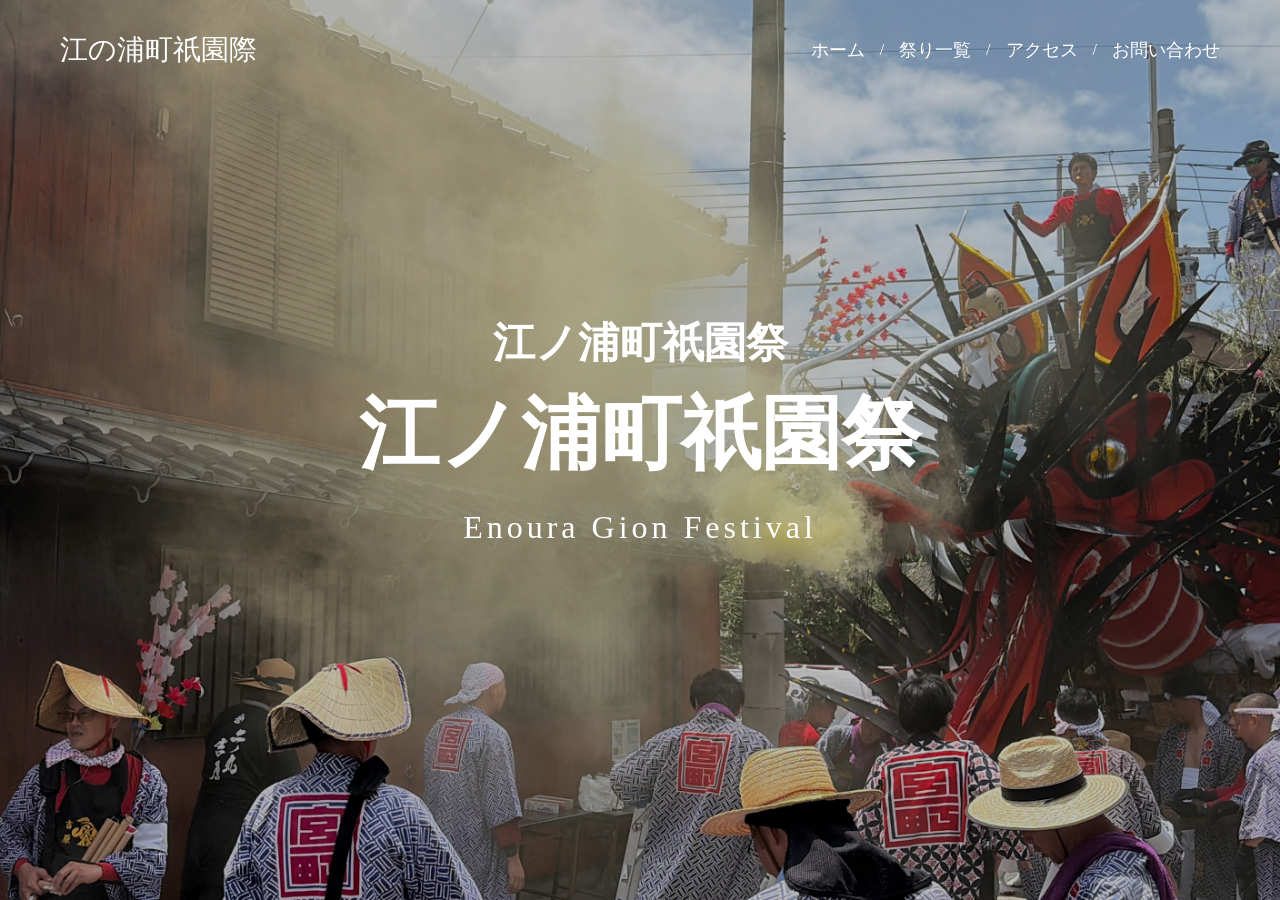
<file: index.html>
<!DOCTYPE html>
<html lang="ja">
<head>
    <meta charset="UTF-8">
    <meta name="viewport" content="width=device-width, initial-scale=1.0">
    <title>江の浦町祇園際</title>
    <link rel="stylesheet" href="style.css">
</head>
<body>

<header>
    <div class="logo">
        <h1>江の浦町祇園際</h1>
    </div>

    <nav>
        <ul>
            <li><a href="#">ホーム</a></li>
            <li><a href="#">祭り一覧</a></li>
            <li><a href="#">アクセス</a></li>
            <li><a href="#">お問い合わせ</a></li>
        </ul>
    </nav>
</header>

<section class="hero">

    <div class="hero-text">
        <h2>江ノ浦町祇園祭</h2>
        <h1>江ノ浦町祇園祭</h1>
        <p>Enoura Gion Festival</p>

        <a href="#about" ></a>
    </div>

</section>

</body>
</html>
</file>
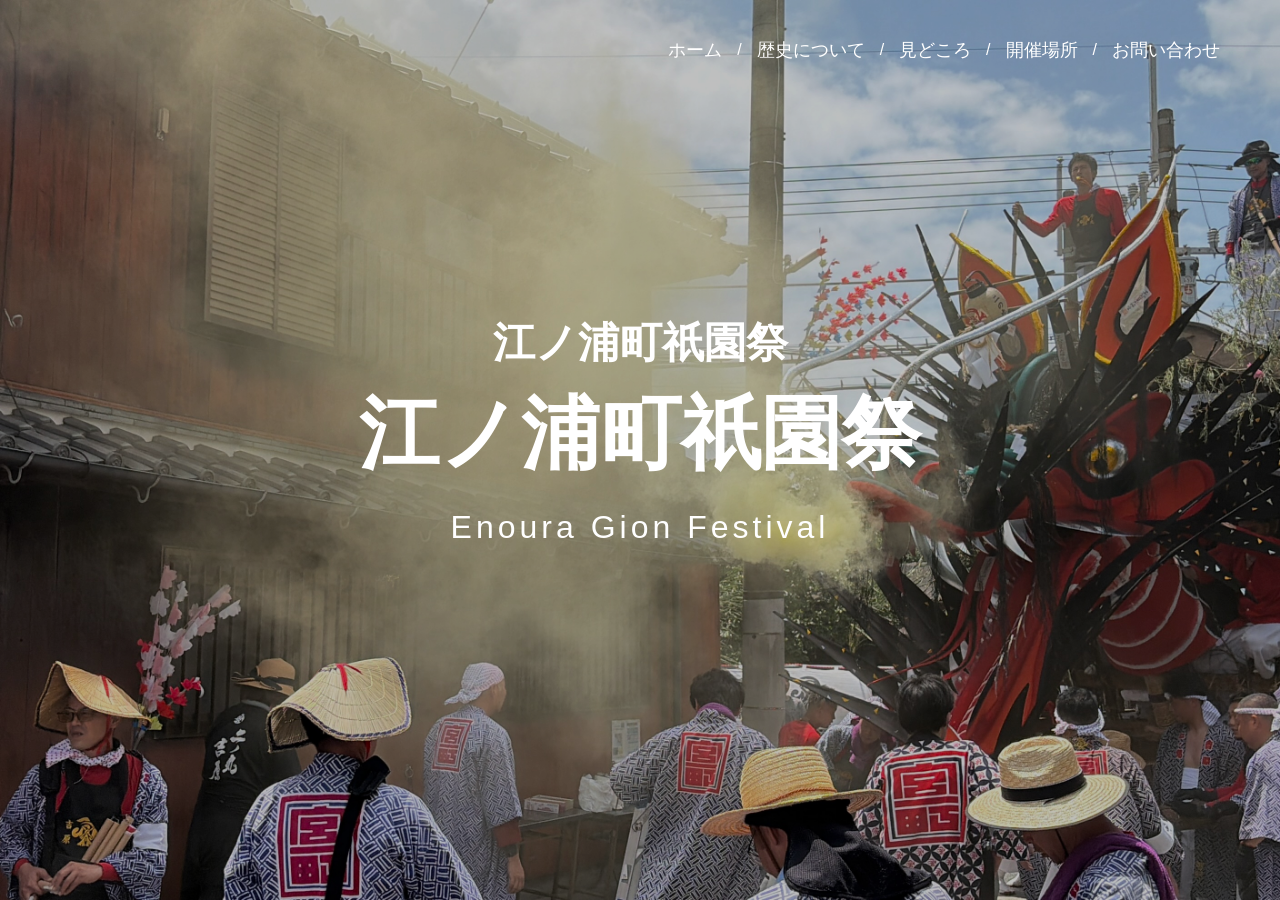
<file: source/index.html>
<!DOCTYPE html>
<html lang="ja">

<head>
    <meta charset="UTF-8">
    <meta name="viewport" content="width=device-width, initial-scale=1.0">
    <title>江の浦町祇園際</title>
    <link rel="stylesheet" href="style.css">
</head>

<body>

    <header>
        <div class="logo">
            <h1></h1>
        </div>

        <nav>
            <ul>
                <li><a href="index.html">ホーム</a></li>
                <li><a href="./rekisi.html">歴史について</a></li>
                <li><a href="./midokoro.html">見どころ</a></li>
                <li><a href="./kaisai.html">開催場所</a></li>
                <li><a href="./otoiawase.html">お問い合わせ</a></li>
            </ul>
        </nav>
    </header>

    <main id="home">
        <section class="hero">

            <div class="hero-text">
                <h2>江ノ浦町祇園祭</h2>
                <h1>江ノ浦町祇園祭</h1>
                <p>Enoura Gion Festival</p>

                <a href="#about"></a>
            </div>

        </section>

    </main>

</body>

</html>
</file>
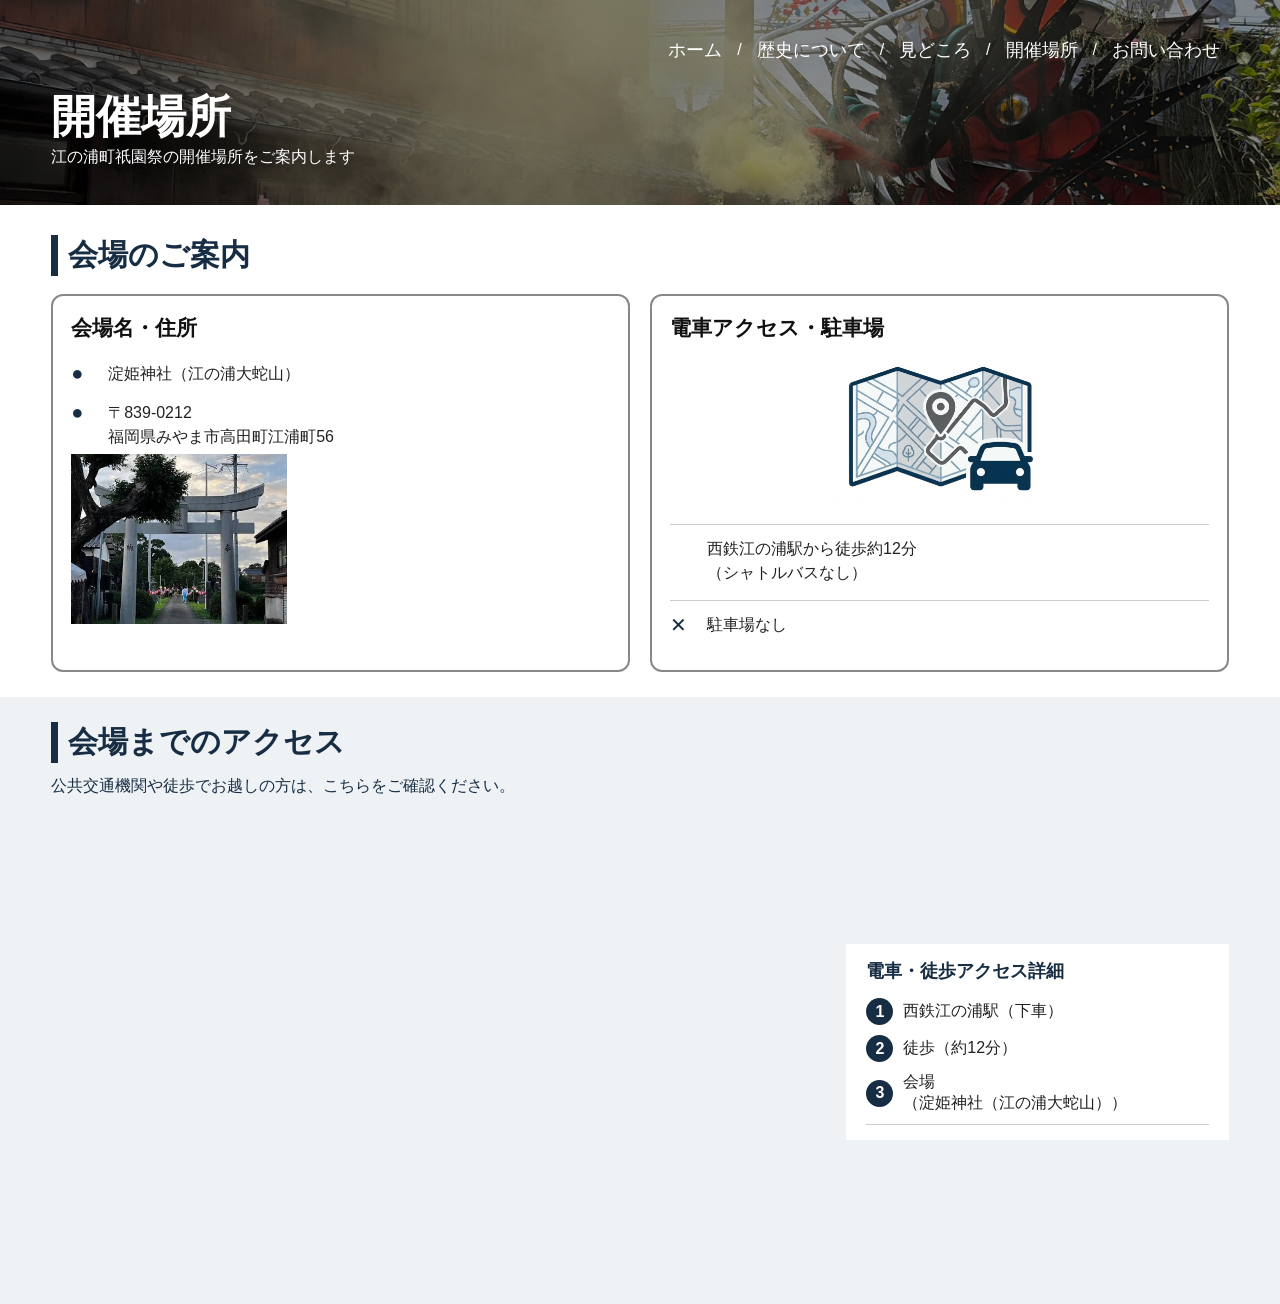
<file: source/kaisai.html>
<!DOCTYPE html>
<html lang="ja">

<head>
    <meta charset="UTF-8">
    <meta name="viewport" content="width=device-width, initial-scale=1.0">
    <title>江の浦町祇園際</title>
    <link rel="stylesheet" href="style.css">
</head>
</head>

<body>
    <header>
        <div class="logo">
            <h1></h1>
        </div>

        <nav>
            <ul>
                <li><a href="index.html">ホーム</a></li>
                <li><a href="./rekisi.html">歴史について</a></li>
                <li><a href="./midokoro.html">見どころ</a></li>
                <li><a href="./kaisai.html">開催場所</a></li>
                <li><a href="./otoiawase.html">お問い合わせ</a></li>
            </ul>
        </nav>
    </header>

 <!-- メイン画像 -->
    <section class="main-visual">
        <div class="visual-text">
            <h2>開催場所</h2>
            <p>江の浦町祇園祭の開催場所をご案内します</p>
        </div>
    </section>


    <main>

        <!-- 会場の案内 -->
        <section class="venue">

            <h2>会場のご案内</h2>

            <div class="venue-list">

                <!-- 会場名・住所 -->
                <div class="venue-box">

                    <h3>会場名・住所</h3>

                    <div class="information">
                        <span class="mark">●</span>
                        <p>淀姫神社（江の浦大蛇山）</p>
                    </div>

                    <div class="information">
                        <span class="mark">●</span>
                        <p>
                            〒839-0212<br>
                            福岡県みやま市高田町江浦町56
                        </p>
                    </div>

                    <img src="images/images (14).jpg" alt="会場の様子">

                </div>


                <!-- 電車アクセス・駐車場 -->
                <div class="venue-box">

                    <h3>電車アクセス・駐車場</h3>

                    <div class="access-icon">
                        <img src="images/map icon.jpg" alt="アイコン">
                    </div>

                    <hr>

                    <div class="information">
                        <span class="mark"></span>
                        <p>
                            西鉄江の浦駅から徒歩約12分<br>
                            （シャトルバスなし）
                        </p>
                    </div>

                    <hr>

                    <div class="information">
                        <span class="mark">✕</span>
                        <p>
                            駐車場なし
                        </p>
                    </div>

                </div>

            </div>

        </section>


        <!-- 会場までのアクセス -->
        <section class="access">

            <h2>会場までのアクセス</h2>

            <p class="access-description">
                公共交通機関や徒歩でお越しの方は、こちらをご確認ください。
            </p>

            <div class="access-area">

                <!-- 地図 -->
                <div class="map">
    
        <iframe src="https://www.google.com/maps/embed?pb=!1m18!1m12!1m3!1d1898.7414004543973!2d130.44295311506883!3d33.11597006176003!2m3!1f0!2f0!3f0!3m2!1i1024!2i768!4f13.1!3m3!1m2!1s0x35404d0f1f685f1b%3A0x9e8173e6d4ae871b!2z5reA5aer56We56S-77yI5rGf44Gu5rWm5aSn6JuH5bGx77yJ!5e0!3m2!1sja!2sjp!4v1790300611731!5m2!1sja!2sjp" width="600" height="450" style="border:0;" allowfullscreen="" loading="lazy" referrerpolicy="strict-origin-when-cross-origin"></iframe>
</div>


                <!-- アクセス詳細 -->
                <div class="access-detail">

                    <h3>電車・徒歩アクセス詳細</h3>

                    <div class="step">
                        <span>1</span>
                        <p>西鉄江の浦駅（下車）</p>
                    </div>

                    <div class="step">
                        <span>2</span>
                        <p>徒歩（約12分）</p>
                    </div>

                    <div class="step">
                        <span>3</span>
                        <p>
                            会場<br>
                            （淀姫神社（江の浦大蛇山））
                        </p>
                    </div>

                    <hr>

                </div>

            </div>

        </section>

    </main>


    <!-- フッター -->
    <!---<footer>
        <p>江の浦町祇園祭　｜　公式サイト</p>
    </footer>
<!=---->
</body>

</html>
</file>
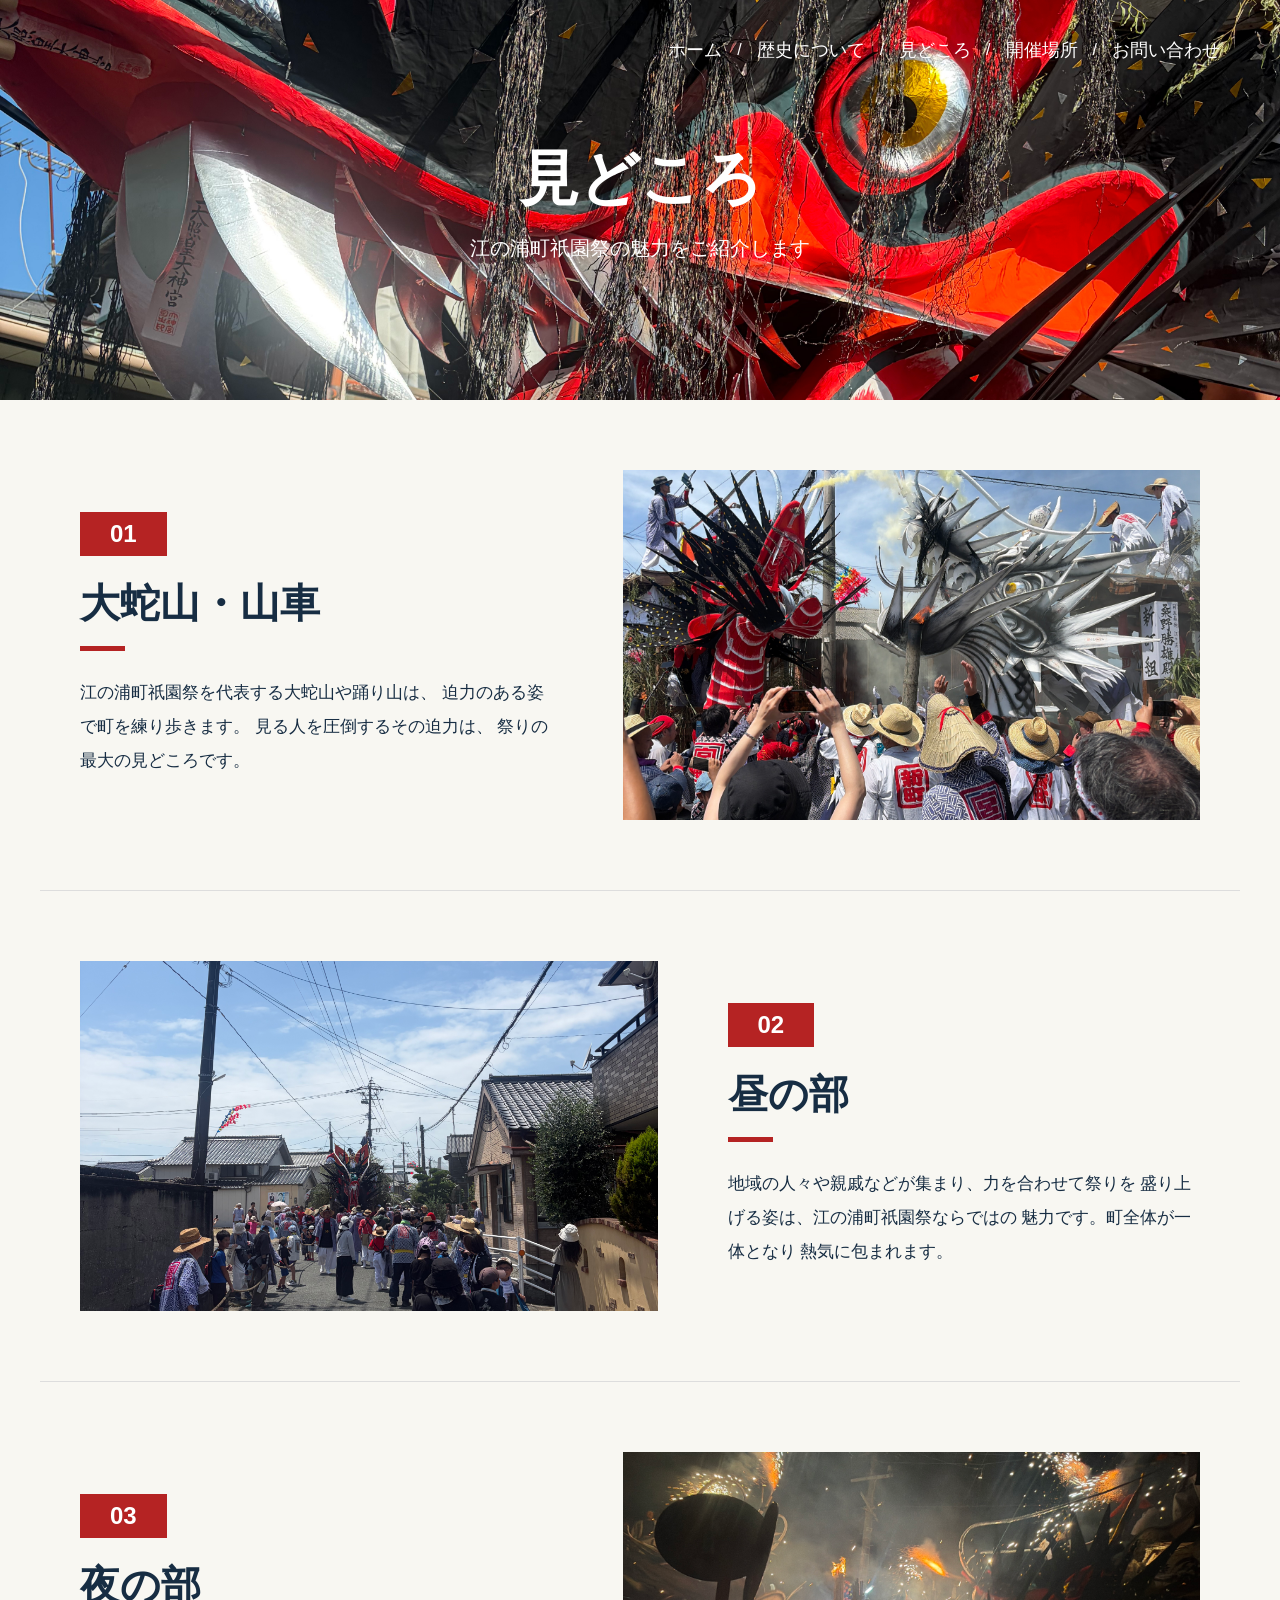
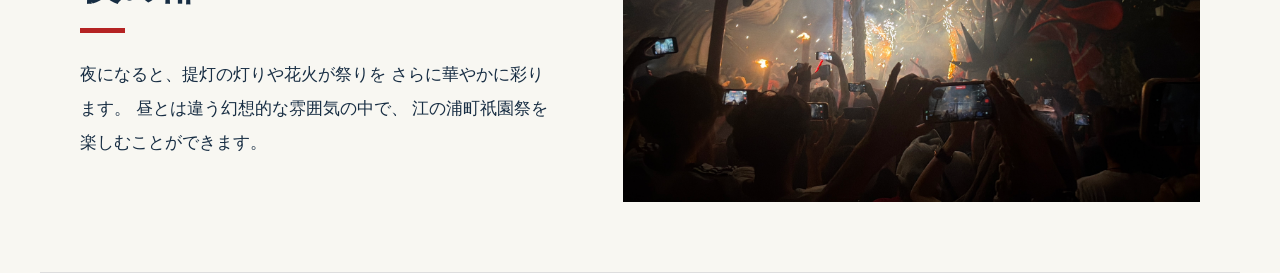
<file: source/midokoro.html>
<!DOCTYPE html>
<html lang="ja">

<head>
    <meta charset="UTF-8">
    <meta name="viewport" content="width=device-width, initial-scale=1.0">
    <title>江の浦町祇園際</title>
    <link rel="stylesheet" href="style.css">
</head>
</head>

<body>
    <header>
        <div class="logo">
            <h1></h1>
        </div>

        <nav>
            <ul>
                <li><a href="index.html">ホーム</a></li>
                <li><a href="./rekisi.html">歴史について</a></li>
                <li><a href="./midokoro.html">見どころ</a></li>
                <li><a href="./kaisai.html">開催場所</a></li>
                <li><a href="./otoiawase.html">お問い合わせ</a></li>
            </ul>
        </nav>
    </header>
    <!-- 見どころページ -->
    <main class="midokoro-page">

        <!-- ページタイトル -->
        <section class="midokoro-title">

            <div class="filter"></div>

            <div class="title-text">
                <h2>見どころ</h2>
                <p>江の浦町祇園祭の魅力をご紹介します</p>
            </div>

        </section>


        <!-- 01 -->
        <section class="point point-left">

            <div class="point-text">
                <span>01</span>
                <h3>大蛇山・山車</h3>


                <p>
                    江の浦町祇園祭を代表する大蛇山や踊り山は、
                    迫力のある姿で町を練り歩きます。
                    見る人を圧倒するその迫力は、
                    祭りの最大の見どころです。
                </p>
            </div>

            <div class="point-image">
                <img src="images/IMG_0467.JPG" alt="大蛇山">
            </div>

        </section>


        <!-- 02 -->
        <section class="point point-right">

            <div class="point-image">
                <img src="images/IMG_0403.jpg" alt="祭りのにぎわい">

            </div>

            <div class="point-text">
                <span>02</span>
                <h3>昼の部</h3>

                <p>
                    地域の人々や親戚などが集まり、力を合わせて祭りを
                    盛り上げる姿は、江の浦町祇園祭ならではの
                    魅力です。町全体が一体となり
                    熱気に包まれます。
                </p>
            </div>

        </section>


        <!-- 03 -->
        <section class="point point-left">

            <div class="point-text">
                <span>03</span>
                <h3>夜の部</h3>

                <p>
                    夜になると、提灯の灯りや花火が祭りを
                    さらに華やかに彩ります。
                    昼とは違う幻想的な雰囲気の中で、
                    江の浦町祇園祭を楽しむことができます。
                </p>
            </div>

            <div class="point-image">
                <img src="images/IMG_0624.JPG" alt="夜の祭り">
            </div>

        </section>

    </main>

</body>

</html>
</file>
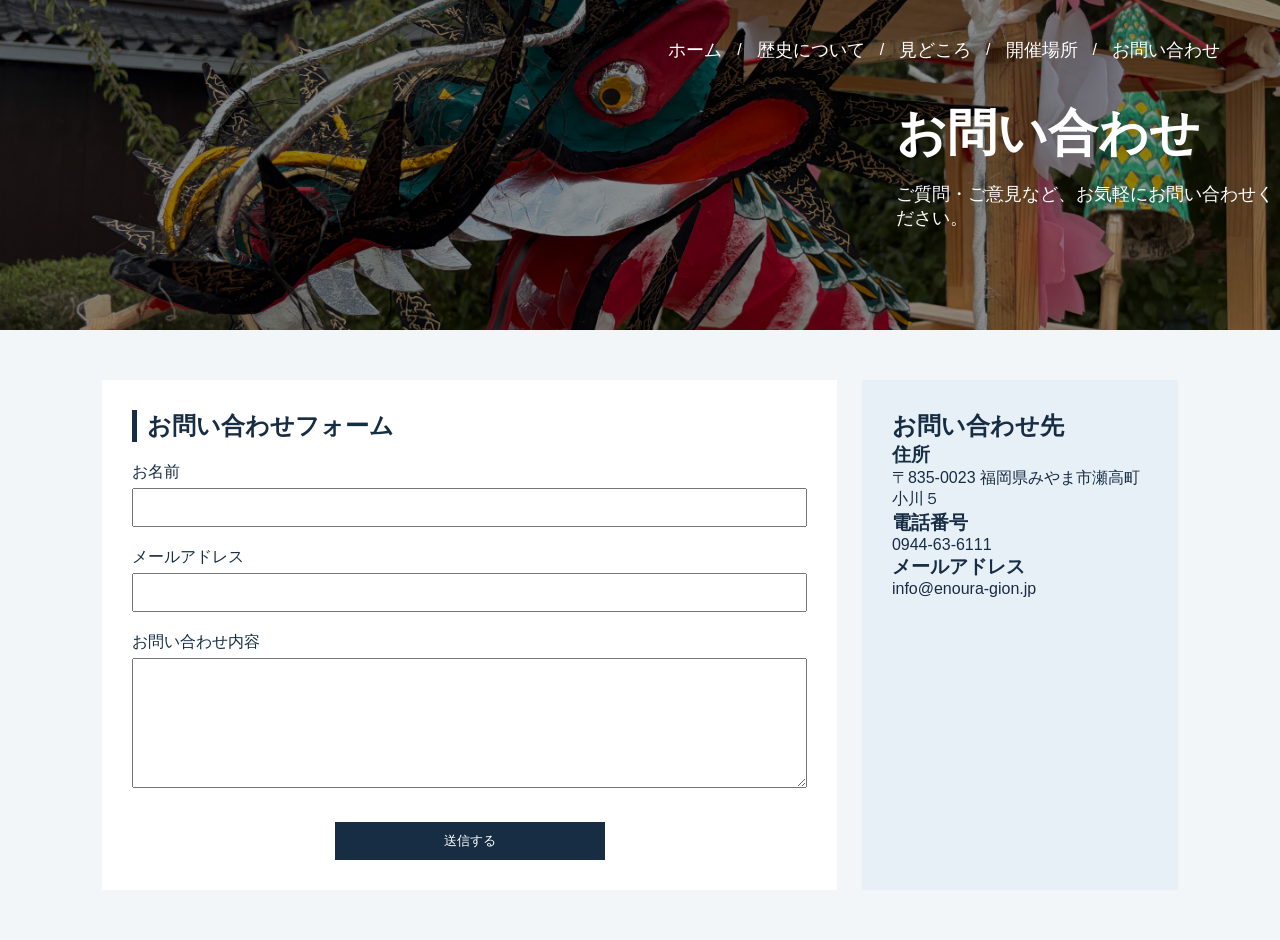
<file: source/otoiawase.html>
<!DOCTYPE html>
<html lang="ja">

<head>
    <meta charset="UTF-8">
    <meta name="viewport" content="width=device-width, initial-scale=1.0">
    <title>江の浦町祇園際</title>
    <link rel="stylesheet" href="style.css">
</head>
</head>

<body>
    <body class="otoiawase"></body>
    <header>
        <div class="logo">
            <h1></h1>
        </div>

        <nav>
            <ul>
                <li><a href="index.html">ホーム</a></li>
                <li><a href="./rekisi.html">歴史について</a></li>
                <li><a href="./midokoro.html">見どころ</a></li>
                <li><a href="./kaisai.html">開催場所</a></li>
                <li><a href="./otoiawase.html">お問い合わせ</a></li>
            </ul>
        </nav>
    </header>

<section class="otoiawase-image">
    <h2>お問い合わせ</h2>
    <p>ご質問・ご意見など、お気軽にお問い合わせください。</p>
</section>

<main class="otoiawase-main">

    <div class="otoiawase-form">
        <h2>お問い合わせフォーム</h2>

        <label>お名前</label>
        <input type="text">

        <label>メールアドレス</label>
        <input type="email">

        <label>お問い合わせ内容</label>
        <textarea></textarea>

        <input type="submit" value="送信する">
    </div>

    <div class="otoiawase-info">
        <h2>お問い合わせ先</h2>

        <h3>住所</h3>
        <p>〒835-0023 福岡県みやま市瀬高町小川５</p>

        <h3>電話番号</h3>
        <p>0944-63-6111</p>

        <h3>メールアドレス</h3>
        <p>info@enoura-gion.jp</p>
    </div>

</main>

</body>
</file>
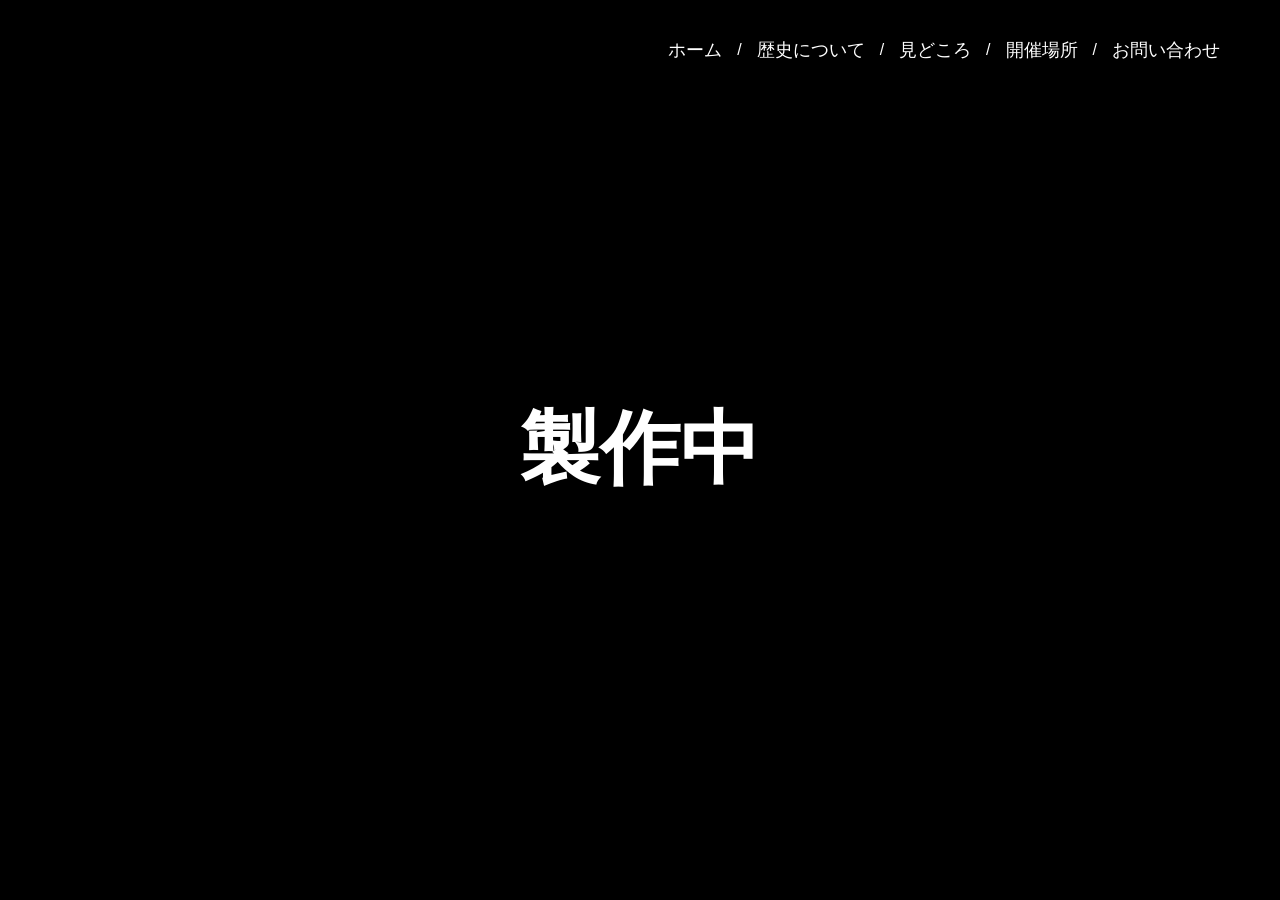
<file: source/rekisi.html>
<!DOCTYPE html>
<html lang="ja">

<head>
    <meta charset="UTF-8">
    <meta name="viewport" content="width=device-width, initial-scale=1.0">
    <title>江の浦町祇園際</title>
    <link rel="stylesheet" href="style.css">
</head>


<body>
    <header>
        <div class="logo">
            <h1></h1>
        </div>

        <nav>
            <ul>
                <li><a href="index.html">ホーム</a></li>
                <li><a href="rekisi.html">歴史について</a></li>
                <li><a href="midokoro.html">見どころ</a></li>
                <li><a href="./kaisai.html">開催場所</a></li>
                <li><a href="./otoiawase.html">お問い合わせ</a></li>
            </ul>
        </nav>
    </header>
    <main>
        <div>
            <!-- 歴史について -->   
             <main class="rekisi-main">
    <h2>製作中</h2>
</main>

              
        </div>
    </main>
</body>

</html>
</file>
<file: style.css>
*{
    margin:0;
    padding:0;
    box-sizing:border-box;
}

header{
    position: absolute;
    top: 0;
    left: 0;
    width: 100%;
    height: 100px;

    display: flex;
    justify-content: space-between;
    align-items: center;

    padding: 0 60px;

    background: transparent;   /* 白背景をなくす */
    z-index: 100;
    color: #fff;
}

.logo h1{
    font-size:28px;
    font-weight:normal;
    
}

nav ul {
    display: flex;
    list-style: none;
}

nav ul li {
    display: flex;
    align-items: center;
    
}

nav ul li a{
    text-decoration:none;
    color:#fff;
    font-size:18px;
}

nav ul li a:hover{
    color:#666;
}
/**/
nav ul {
    display: flex;
    list-style: none;
}

nav ul li {
    display: flex;
    align-items: center;
}

/* 最初以外の項目の前に「/」を表示 */
nav ul li + li::before {
    content: "/";
    margin: 0 15px;
    color: #fff;
}

nav ul li a {
    text-decoration: none;
    color: #fff;
    font-size: 18px;
}

.hero{
    width:100%;
    height:100vh;
    background-image:url("images/IMG_0380.JPG"); /* 祭りの画像 */
    background-size:cover;
    background-position:center;
    position:relative;

    display:flex;
    justify-content:center;
    align-items:center;
    
}

.hero::before{
    content:"";
    position:absolute;
    inset:0;
    background:rgba(0,0,0,.25); /* 少し暗くする */
}

.hero-text{
    position:relative;
    z-index:2;
    text-align:center;
    color:#fff;
}

.hero-text h2{
    font-size:42px;
    margin-bottom:10px;
    font-family:"Yu Mincho","游明朝",serif;
}

.hero-text h1{
    font-size:80px;
    margin-bottom:20px;
    font-family:"Yu Mincho","游明朝",serif;
}

.hero-text p{
    font-size:32px;
    letter-spacing:4px;
    margin-bottom:40px;
}
</file>
<file: source/style.css>
/*ホーム*/

*{
    margin:0;
    padding:0;
    box-sizing:border-box;
}

header{
    position: absolute;
    top: 0;
    left: 0;
    width: 100%;
    height: 100px;

    display: flex;
    justify-content: space-between;
    align-items: center;

    padding: 0 60px;

    background: transparent;   /* 白背景をなくす */
    z-index: 100;
    color: #fff;
}

.logo h1{
    font-size:28px;
    font-weight:normal;
    
}

nav ul {
    display: flex;
    list-style: none;
}

nav ul li {
    display: flex;
    align-items: center;
    
}

nav ul li a{
    text-decoration:none;
    color:#fff;
    font-size:18px;
}

nav ul li a:hover{
    color:#666;
}
/**/
nav ul {
    display: flex;
    list-style: none;
}

nav ul li {
    display: flex;
    align-items: center;
}

/* 最初以外の項目の前に「/」を表示 */
nav ul li + li::before {
    content: "/";
    color: #fff;
    margin: 0 15px;
}

nav ul li a {
    text-decoration: none;
    color: #fff;
    font-size: 18px;
}

.hero{
    width:100%;
    height:100vh;
    background-image:url("images/IMG_0380.JPG"); /* 祭りの画像 */
    background-size:cover;
    background-position:center;
    position:relative;

    display:flex;
    justify-content:center;
    align-items:center;
    
}

.hero::before{
    content:"";
    position:absolute;
    inset:0;
    background:rgba(0,0,0,.25); /* 少し暗くする */
}

.hero-text{
    position:relative;
    z-index:2;
    text-align:center;
    color:#fff;
}

.hero-text h2{
    font-size:42px;
    margin-bottom:10px;
    font-family:"Yu Mincho","游明朝",serif;
}

.hero-text h1{
    font-size:80px;
    margin-bottom:20px;
    font-family:"Yu Mincho","游明朝",serif;
}

.hero-text p{
    font-size:32px;
    letter-spacing:4px;
    margin-bottom:40px;
}


/* 見どころページ*/

.midokoro-page {
    background: #f8f7f2;
    color: #172d43;
}


/* ページタイトル */

.midokoro-title {
    height: 400px;
    background-image: url("images/IMG_0522.jpg");
    background-size: 100%  ;
    background-position: center 35%;
    
    position: relative;

    display: flex;
    justify-content: center;
    align-items: center;

    color: white;
    text-align: center;
}



.midokoro-title h2 {
    font-size: 60px;
    margin: 0 0 15px;
}

.midokoro-title p {
    font-size: 20px;
}


/* 見どころ1つ分 */

.point {
    max-width: 1200px;
    margin: 0 auto;
    padding: 70px 40px;

    display: flex;
    align-items: center;
    gap: 70px;

    border-bottom: 1px solid #ddd;
}


/* 文章 */

.point-text {
    width: 45%;
}

.point-text span {
    display: inline-block;

    background: #b52323;
    color: white;

    font-size: 24px;
    font-weight: bold;

    padding: 8px 30px;

    margin-bottom: 20px;
}

.point-text h3 {
    font-size: 40px;
    margin: 0 0 25px;
}

.point-text h3::after {
    content: "";
    display: block;

    width: 45px;
    height: 5px;

    background: #b52323;

    margin-top: 15px;
}

.point-text p {
    font-size: 17px;
    line-height: 2;
}


/* 写真 */

.point-image {
    width: 55%;
}

.point-image img {
    width: 100%;
    height: 350px;

    object-fit: cover;

    display: block;
}


/* 02だけ左右反対 */

.point-right {
    flex-direction: row;
}


/* スマホ対応 */

@media (max-width: 768px) {

    .midokoro-title {
        height: 220px;
    }

    .midokoro-title h2 {
        font-size: 40px;
    }

    .point,
    .point-right {
        flex-direction: column;
        gap: 30px;
        padding: 50px 20px;
    }

    .point-text,
    .point-image {
        width: 100%;
    }

    .point-text h3 {
        font-size: 30px;
    }

    .point-image img {
        height: 300px;
    }
}


/* 全体 */

* {
    box-sizing: border-box;
}

body {
    margin: 0;
    font-family: "Yu Gothic", "Hiragino Kaku Gothic ProN", sans-serif;
    color: #172d43;
    background: white;
}


/* ヘッダー*/

.logo h1 {
    margin: 0;
    font-size: 28px;
}

nav ul {
    display: flex;
    list-style: none;
    margin: 0;
    padding: 0;
}

nav li {
    display: flex;
    align-items: center;
}

nav li + li::before {
    content: "/";
    margin: 0 13px;
    color: white;
}

nav a {
    color: white;
    text-decoration: none;
    font-size: 14px;
}


/* =====================
   メインビジュアル
===================== */

.main-visual {
    height: 205px;

    background:
        linear-gradient(
            rgba(0, 0, 0, 0.45),
            rgba(0, 0, 0, 0.45)
        ),
        url("images/IMG_0380.JPG");/*ヘッターの画像*/

    background-size: cover;
    background-position: center;

    color: white;

    display: flex;
    align-items: center;

    padding-left: 4%;
}

.visual-text h2 {
    font-size: 45px;
    margin:50px 0 0 0 ;
    
}

.visual-text p {
    font-size: 16px;
    margin: 0;
}


/* 開催*/

.venue {
    padding: 30px 4% 25px;
}

.venue > h2,
.access > h2 {
    font-size: 30px;
    margin: 0 0 18px;

    border-left: 7px solid #172d43;
    padding-left: 10px;
}


/* 2つのボックス */

.venue-list {
    display: flex;
    gap: 20px;
}

.venue-box {
    width: 50%;

    border: 2px solid #888;
    border-radius: 12px;

    padding: 18px;

    min-height: 285px;
}

.venue-box h3 {
    font-size: 21px;
    color: #111;

    margin: 0 0 20px;
}


/* 情報 */

.information {
    display: flex;
    align-items: flex-start;

    gap: 12px;

    margin-bottom: 15px;
}

.information p {
    margin: 0;

    color: #222;

    line-height: 1.5;
}

.mark {
    font-size: 20px;
    min-width: 25px;
}


/* 会場写真 */

.venue-box img {
    display: block;

    width: 40%;
    height: 170px;

    object-fit: cover;

    margin-top: -10px;
}



/* 車のアイコン */

.access-icon {
    height: 150px;

    display: flex;
    justify-content: center;
    align-items: center;

    font-size: 45px;
}

.venue-box hr {
    border: none;
    border-top: 1px solid #ccc;

    margin: 12px 0;
}


/* =====================
   アクセス
===================== */

.access {
    background: #eef2f5;

    padding: 25px 4% 35px;
}

.access-description {
    margin: -5px 0 18px;
}


/* 地図＋詳細 */

.access-area {
    display: flex;
    gap: 20px;
}


/* 地図 */

.map {
    width: 67%;
}

.map img {
    display: block;

    width: 100%;
    height: 240px;

    object-fit: cover;

    border: 3px solid white;
}


/* アクセス詳細 */

.access-detail {
     width: 33%;
    background: white;
    padding: 15px 20px;
    align-self: center;
}

.access-detail h3 {
    font-size: 18px;
    margin: 0 0 15px;
}


/* 手順 */

.step {
    display: flex;
    align-items: center;

    gap: 10px;

    margin: 10px 0;
}

.step span {
    width: 27px;
    height: 27px;

    border-radius: 50%;

    background: #172d43;
    color: white;

    display: flex;
    align-items: center;
    justify-content: center;

    font-weight: bold;
}

.step p {
    margin: 0;
    color: #222;
}

.access-detail hr {
    border: none;
    border-top: 1px solid #ccc;
}

.sea {
    color: #222;
    line-height: 1.5;
}




/* スマホ */

@media (max-width: 768px) {

    header {
        height: auto;

        padding: 15px;

        flex-direction: column;
        gap: 12px;
    }

    .logo h1 {
        font-size: 22px;
    }

    nav ul {
        flex-wrap: wrap;
        justify-content: center;
    }

    nav li + li::before {
        margin: 0 7px;
    }

    nav a {
        font-size: 12px;
    }


    .main-visual {
        height: 220px;
        padding-left: 25px;
    }

    .visual-text h2 {
        font-size: 35px;
    }


    .venue-list {
        flex-direction: column;
    }

    .venue-box {
        width: 100%;
    }


    .access-area {
        flex-direction: column;
    }

    .map,
    .access-detail {
        width: 100%;
    }

    .map img {
        height: 250px;
    }
}


/*お問い合わせページ*/

.otoiawase {
    margin: 0;
    font-family: sans-serif;
    color: #172d43;
}


/* ヘッダー */
.otoiawase .otoiawase-header {
    height: 70px;
    background-color: #172d43;
    color: white;

    display: flex;
    align-items: center;
    justify-content: space-between;

    padding: 0 40px;
}

.otoiawase .otoiawase-header h1 {
    margin: 0;
    font-size: 25px;
}

.otoiawase .otoiawase-header nav {
    display: flex;
}

.otoiawase .otoiawase-header nav a {
    color: white;
    text-decoration: none;
    margin-left: 25px;
}


/* メイン画像 */
.otoiawase .otoiawase-image {
    height: 330px;

    background-image:
        linear-gradient(rgba(0,0,0,0.45), rgba(0,0,0,0.45)),
        url("images/IMG_0365.jpg");

    background-size: cover;
    background-position: 70% 55%;
    

    color: white;

    display: flex;
    flex-direction: column;
    justify-content: center;

    padding-left: 70%;
}

.otoiawase .otoiawase-image h2 {
    font-size: 50px;
    margin: 0 0 15px;
}

.otoiawase .otoiawase-image p {
    font-size: 18px;
}


/* お問い合わせ部分 */
.otoiawase .otoiawase-main {
    background-color: #f2f6f9;

    display: flex;
    gap: 25px;

    padding: 50px 8%;
}


/* フォーム */
.otoiawase .otoiawase-form {
    width: 70%;
    background-color: white;
    padding: 30px;
    box-sizing: border-box;
}

.otoiawase .otoiawase-form h2 {
    border-left: 5px solid #172d43;
    padding-left: 10px;
}

.otoiawase .otoiawase-form label {
    display: block;
    margin-top: 20px;
    margin-bottom: 5px;
}

.otoiawase .otoiawase-form input,
.otoiawase .otoiawase-form textarea {
    width: 100%;
    padding: 10px;
    box-sizing: border-box;
}

.otoiawase .otoiawase-form textarea {
    height: 130px;
}

.otoiawase .otoiawase-form input[type="submit"] {
    width: 40%;
    margin: 30px auto 0;
    display: block;

    background-color: #172d43;
    color: white;
    border: none;
}


/* お問い合わせ先 */
.otoiawase .otoiawase-info {
    width: 30%;
    background-color: #e8f0f7;
    padding: 30px;
    box-sizing: border-box;
}

.otoiawase .otoiawase-info h2 {
    margin-top: 0;
}





.rekisi-main {
    height: 900px;
    display: flex;
    justify-content: center;
    align-items: center;
}

.rekisi-main h2 {
    font-size: 80px;
    color:white;
}

.rekisi-main {
    background-color: black;
    color: white;
}
</file>
